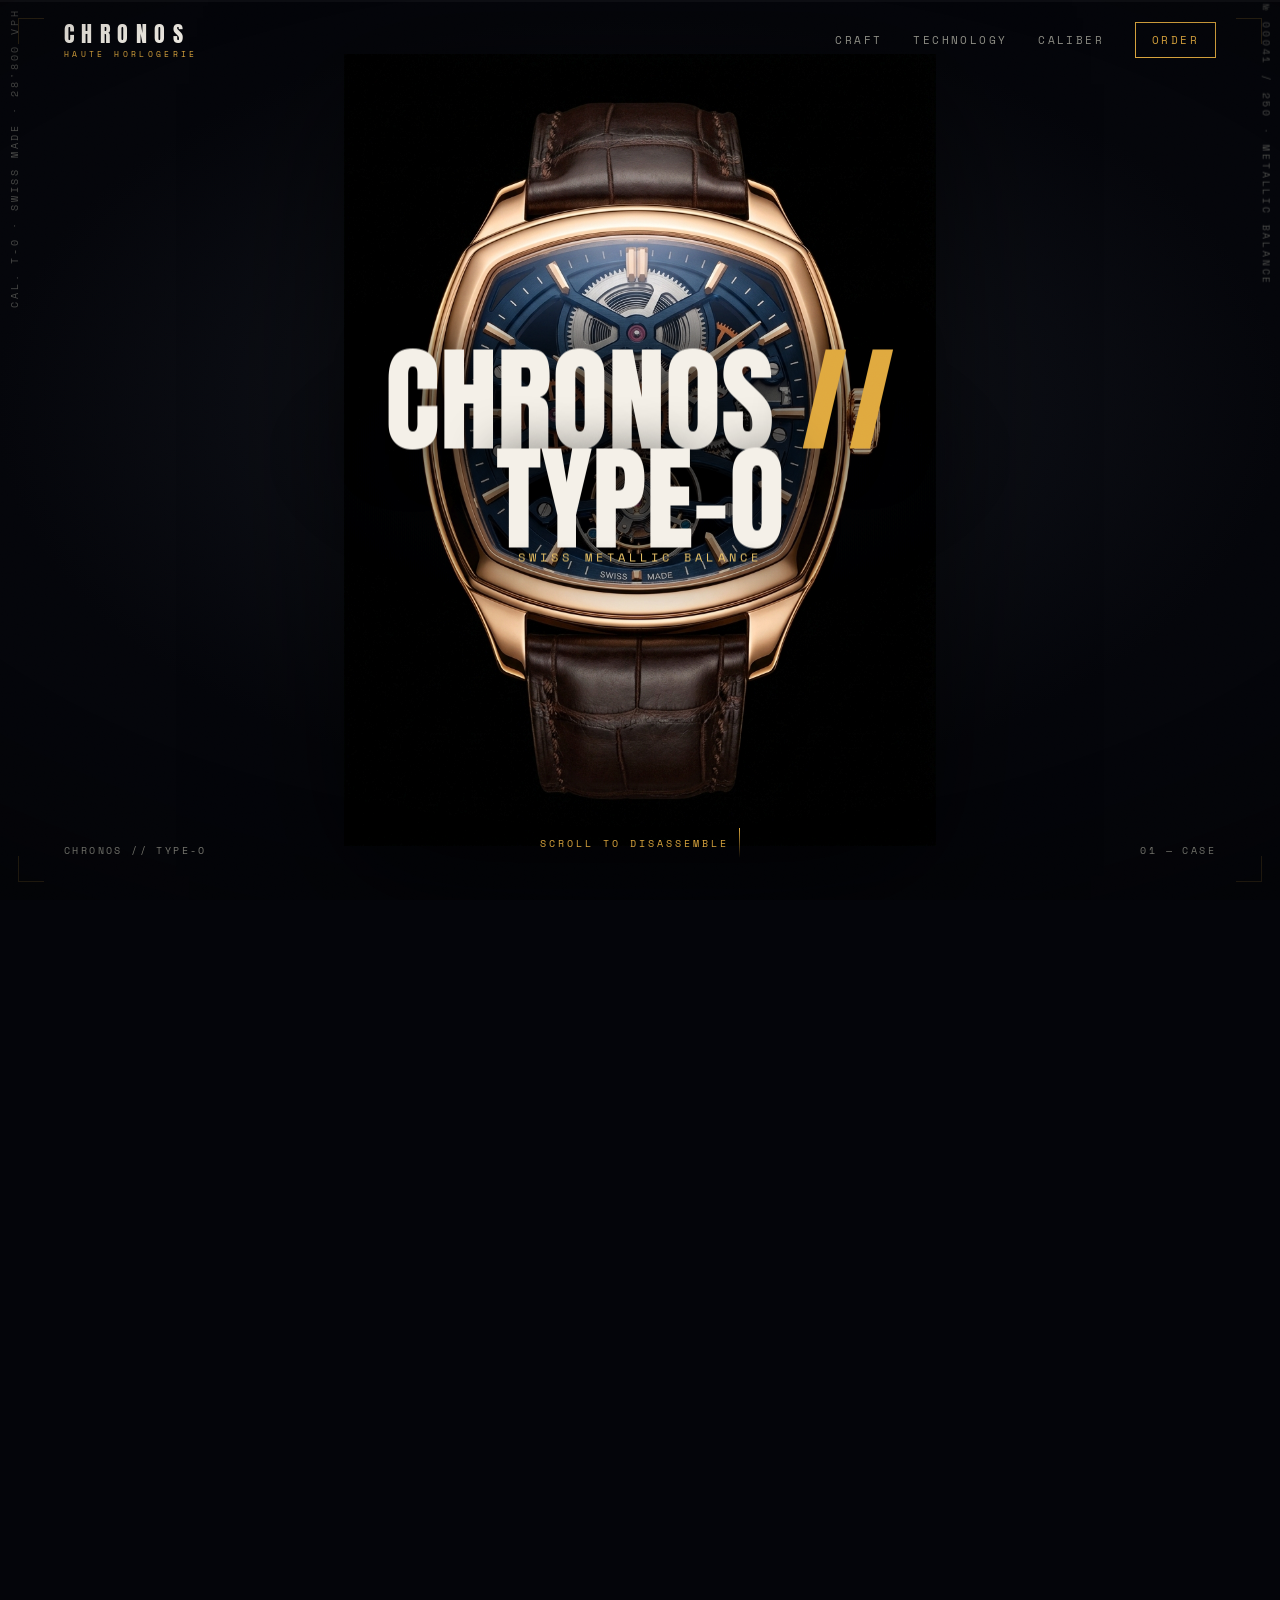
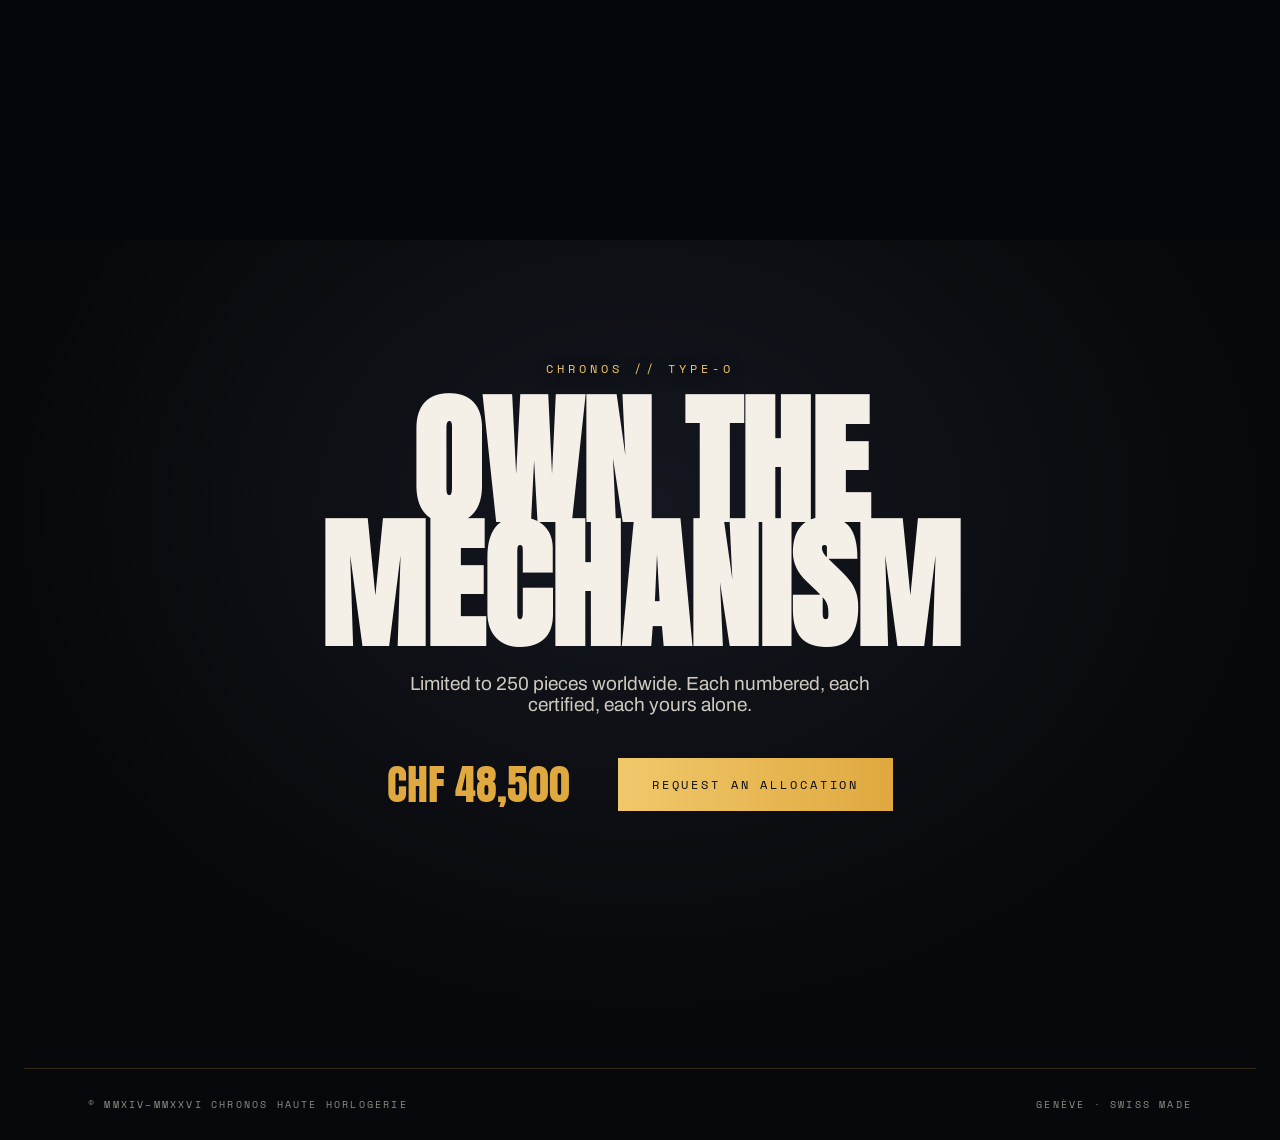
<file: chronos/index.html>
<!DOCTYPE html>
<html lang="en">
<head>
<meta charset="UTF-8" />
<meta name="viewport" content="width=device-width, initial-scale=1.0" />
<title>CHRONOS // TYPE-O — Swiss Metallic Balance</title>
<meta name="description" content="CHRONOS TYPE-O. A rose-gold skeleton tourbillon engineered around a 4HZ metallic balance. Swiss precision." />
<link rel="preconnect" href="https://fonts.googleapis.com" />
<link rel="preconnect" href="https://fonts.gstatic.com" crossorigin />
<link href="https://fonts.googleapis.com/css2?family=Anton&family=Archivo:wght@400;600;800&family=Space+Mono:wght@400;700&display=swap" rel="stylesheet" />
<link rel="stylesheet" href="css/style.css" />
</head>
<body>

<div class="grain" aria-hidden="true"></div>
<div class="vignette" aria-hidden="true"></div>
<div class="scroll-rail" aria-hidden="true"><span class="scroll-fill"></span></div>

<div class="hud" aria-hidden="true">
  <span class="hud-corner tl"></span><span class="hud-corner tr"></span>
  <span class="hud-corner bl"></span><span class="hud-corner br"></span>
  <span class="hud-vtext left">CAL. T-0 · SWISS MADE · 28'800 VPH</span>
  <span class="hud-vtext right">SERIAL № 00041 / 250 · METALLIC BALANCE</span>
</div>

<!-- NAV -->
<header class="nav" id="nav">
  <a class="brand" href="#top">
    <span class="brand-mark">CHRONOS</span>
    <span class="brand-sub">HAUTE HORLOGERIE</span>
  </a>
  <nav class="nav-links">
    <a href="#story">CRAFT</a>
    <a href="#story">TECHNOLOGY</a>
    <a href="#story">CALIBER</a>
    <a href="#order" class="nav-cta">ORDER</a>
  </nav>
  <button class="nav-burger" aria-label="Menu"><span></span><span></span></button>
</header>

<span id="top"></span>

<!-- ============================================================
     SCROLL-DRIVEN DISASSEMBLY  (pinned stage, scrubbed by scroll)
     ============================================================ -->
<section class="scrolly" id="story">
  <div class="stage">

    <!-- image layers: full watch -> movement/tourbillon -> balance -->
    <div class="layers" id="layers">
      <figure class="layer" data-layer="0"><img src="assets/watch-hero.jpeg"  alt="CHRONOS TYPE-O skeleton tourbillon" /></figure>
      <figure class="layer" data-layer="1"><img src="assets/watch-macro.jpeg" alt="TYPE-O skeleton movement and flying tourbillon" /></figure>
      <figure class="layer" data-layer="2"><img src="assets/watch-balance.jpeg" alt="Metallic balance wheel and hairspring" /></figure>
    </div>

    <!-- captions, each fades in/out over its scroll window -->
    <div class="caps" id="caps">
      <div class="cap cap--center" data-cap="0">
        <h1 class="big"><span>CHRONOS</span> <i>//</i> <span>TYPE-O</span></h1>
        <p class="kick">SWISS METALLIC BALANCE</p>
      </div>

      <div class="cap cap--left" data-cap="1">
        <span class="kick">SPECIFICATIONS // 4HZ MOVEMENT</span>
        <div class="stat"><span class="stat-num">4</span><span class="stat-unit">HZ</span></div>
        <p class="lead">28,800 vibrations per hour. The high-frequency oscillator at the heart of the TYPE-O caliber.</p>
      </div>

      <div class="cap cap--right" data-cap="2">
        <span class="kick">SPECIFICATIONS // 02. ROTATION</span>
        <h2 class="big sm">PERPETUAL<br/>MOTION</h2>
        <p class="lead">The flying tourbillon turns once every sixty seconds, suspended on a single bridge — averaging out the pull of gravity.</p>
      </div>

      <div class="cap cap--center" data-cap="3">
        <span class="kick">03. CALIBER BALANCE</span>
        <h2 class="big glow">METALLIC<br/>BALANCE</h2>
        <p class="lead">A free-sprung balance, tuned by hand. The hairspring breathes in perfect concentric arcs — accurate to – 1 / + 2 sec a day.</p>
      </div>
    </div>

    <div class="scroll-hint" id="scrollHint">SCROLL TO DISASSEMBLE <em></em></div>
    <div class="stage-foot"><span>CHRONOS // TYPE-O</span><span id="stageStep">01 — CASE</span></div>
  </div>
</section>

<!-- ORDER -->
<section class="order" id="order">
  <div class="order-inner">
    <span class="kick">CHRONOS // TYPE-O</span>
    <h2 class="order-h">OWN THE<br/>MECHANISM</h2>
    <p class="order-sub">Limited to 250 pieces worldwide. Each numbered, each certified, each yours alone.</p>
    <div class="order-row">
      <span class="order-price">CHF 48,500</span>
      <a class="btn" href="#top">REQUEST AN ALLOCATION</a>
    </div>
  </div>
  <footer class="footer">
    <span>© MMXIV–MMXXVI CHRONOS HAUTE HORLOGERIE</span>
    <span>GENÈVE · SWISS MADE</span>
  </footer>
</section>

<script src="js/main.js"></script>
</body>
</html>
</file>
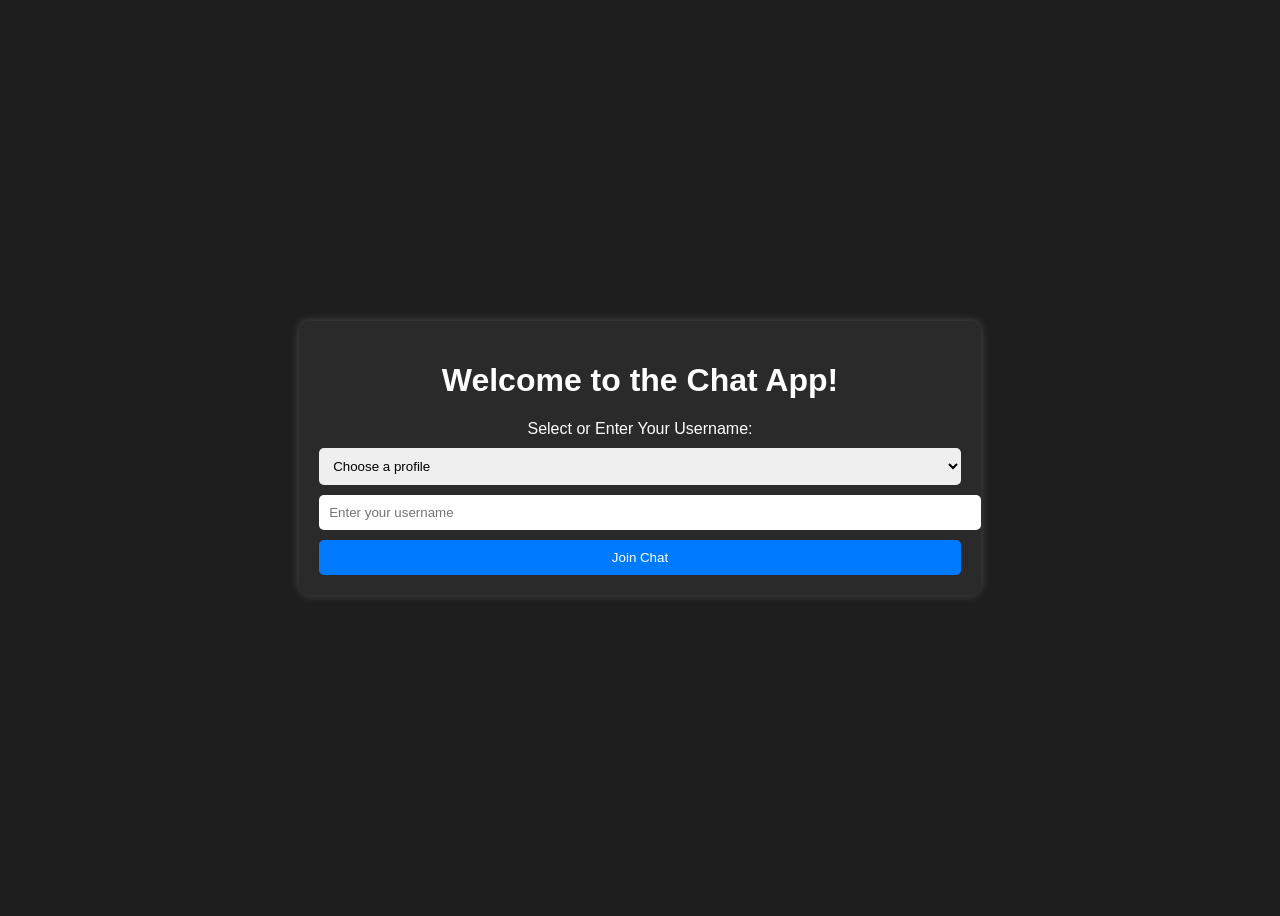
<file: ChatApp/templates/index.html>
<!DOCTYPE html>
<html>
<head>
    <title>Chat App - Enter Username</title>
    <style>
        body {
            font-family: Arial, sans-serif;
            background-color: #1e1e1e;
            color: white;
            display: flex;
            justify-content: center;
            align-items: center;
            height: 100vh;
        }
        .container {
            background: #2a2a2a;
            padding: 20px;
            border-radius: 10px;
            box-shadow: 0 0 10px rgba(255, 255, 255, 0.2);
            text-align: center;
        }
        select, input, button {
            margin-top: 10px;
            padding: 10px;
            width: 100%;
            border-radius: 5px;
            border: none;
        }
        button {
            background: #007BFF;
            color: white;
            cursor: pointer;
        }
        button:hover {
            background: #0056b3;
        }
    </style>
</head>
<body>
    <div class="container">
        <h1>Welcome to the Chat App!</h1>
        <form method="POST" action="/">
            <label for="username">Select or Enter Your Username:</label>
            <select id="saved-users" onchange="setUsername(this.value)">
                <option value="">Choose a profile</option>
            </select>
            <input type="text" id="username" name="username" placeholder="Enter your username" required>
            <button type="submit">Join Chat</button>
        </form>
    </div>

    <script>
        // Load saved usernames from local storage
        const savedUsers = JSON.parse(localStorage.getItem("savedUsers")) || [];
        const savedUsersDropdown = document.getElementById("saved-users");
        const usernameInput = document.getElementById("username");

        function setUsername(name) {
            usernameInput.value = name;
        }

        savedUsers.forEach(user => {
            const option = document.createElement("option");
            option.value = user;
            option.textContent = user;
            savedUsersDropdown.appendChild(option);
        });

        // Save username on form submit
        document.querySelector("form").addEventListener("submit", function(event) {
            const username = usernameInput.value.trim();
            if (username && !savedUsers.includes(username)) {
                savedUsers.push(username);
                localStorage.setItem("savedUsers", JSON.stringify(savedUsers));
            }
        });
    </script>
</body>
</html>
</file>
<file: chronos/css/style.css>
/* ============================================================
   CHRONOS // TYPE-O  —  scroll-driven disassembly
   ============================================================ */

:root{
  --bg:#07080b; --gold:#e0a93f; --gold-soft:#f0c86b; --amber:#ff7a2f; --teal:#3fd0c9;
  --ink:#f4f0e8; --muted:#8d8d84; --line:rgba(224,169,63,.18);
  --mono:"Space Mono",ui-monospace,monospace;
  --disp:"Anton","Archivo",system-ui,sans-serif;
  --body:"Archivo",system-ui,sans-serif;
}
*{ margin:0; padding:0; box-sizing:border-box; }
html{ scroll-behavior:smooth; }
body{ background:var(--bg); color:var(--ink); font-family:var(--body); overflow-x:hidden; -webkit-font-smoothing:antialiased; }
a{ color:inherit; text-decoration:none; }
img{ display:block; }

/* overlays */
.grain{ position:fixed; inset:0; z-index:90; pointer-events:none; opacity:.05; mix-blend-mode:overlay;
  background-image:url("data:image/svg+xml,%3Csvg xmlns='http://www.w3.org/2000/svg' width='120' height='120'%3E%3Cfilter id='n'%3E%3CfeTurbulence type='fractalNoise' baseFrequency='.9' numOctaves='2'/%3E%3C/filter%3E%3Crect width='100%25' height='100%25' filter='url(%23n)'/%3E%3C/svg%3E"); }
.vignette{ position:fixed; inset:0; z-index:89; pointer-events:none;
  background:radial-gradient(120% 90% at 50% 45%, transparent 52%, rgba(0,0,0,.78) 100%); }

.scroll-rail{ position:fixed; top:0; left:0; right:0; height:2px; z-index:100; background:rgba(255,255,255,.04); }
.scroll-fill{ display:block; height:100%; width:0%; background:linear-gradient(90deg,var(--amber),var(--gold)); box-shadow:0 0 12px var(--gold); }

.hud{ position:fixed; inset:0; z-index:80; pointer-events:none; }
.hud-corner{ position:absolute; width:26px; height:26px; border:1px solid var(--line); }
.hud-corner.tl{ top:18px; left:18px; border-right:0; border-bottom:0; }
.hud-corner.tr{ top:18px; right:18px; border-left:0; border-bottom:0; }
.hud-corner.bl{ bottom:18px; left:18px; border-right:0; border-top:0; }
.hud-corner.br{ bottom:18px; right:18px; border-left:0; border-top:0; }
.hud-vtext{ position:absolute; top:50%; font-family:var(--mono); font-size:10px; letter-spacing:.28em; color:var(--muted); white-space:nowrap; opacity:.5; }
.hud-vtext.left{ left:14px; transform:rotate(-90deg) translateX(50%); transform-origin:left center; }
.hud-vtext.right{ right:14px; transform:rotate(90deg) translateX(-50%); transform-origin:right center; }

/* NAV */
.nav{ position:fixed; top:0; left:0; right:0; z-index:70; display:flex; align-items:center; justify-content:space-between;
  padding:22px clamp(28px,5vw,72px); transition:background .4s,padding .4s,backdrop-filter .4s; }
.nav.scrolled{ background:rgba(7,8,11,.72); backdrop-filter:blur(14px); padding-top:14px; padding-bottom:14px; border-bottom:1px solid var(--line); }
.brand{ display:flex; flex-direction:column; line-height:1; }
.brand-mark{ font-family:var(--disp); font-size:22px; letter-spacing:.34em; }
.brand-sub{ font-family:var(--mono); font-size:8px; letter-spacing:.42em; color:var(--gold); margin-top:5px; }
.nav-links{ display:flex; gap:clamp(18px,2.4vw,40px); align-items:center; }
.nav-links a{ font-family:var(--mono); font-size:11px; letter-spacing:.22em; color:var(--muted); transition:color .25s; }
.nav-links a:hover{ color:var(--ink); }
.nav-cta{ border:1px solid var(--gold); color:var(--gold)!important; padding:9px 16px; transition:background .25s,color .25s!important; }
.nav-cta:hover{ background:var(--gold); color:var(--bg)!important; }
.nav-burger{ display:none; }

/* ============================================================
   SCROLLY  — tall section, sticky stage scrubbed by scroll
   ============================================================ */
.scrolly{ position:relative; height:560vh; background:#04050a; }
.stage{ position:sticky; top:0; height:100vh; overflow:hidden;
  background:radial-gradient(70% 60% at 50% 45%, #14171f 0%, #04050a 72%); }

/* image layers */
.layers{ position:absolute; inset:0; }
.layer{ position:absolute; inset:0; opacity:0; will-change:opacity,transform; }
.layer img{ width:100%; height:100%; object-fit:cover; object-position:center; }
.layer[data-layer="0"] img{ object-fit:contain; padding:6vh 0; filter:drop-shadow(0 30px 70px rgba(0,0,0,.7)); }

/* captions */
.caps{ position:absolute; inset:0; z-index:3; pointer-events:none; }
.cap{ position:absolute; opacity:0; will-change:opacity,transform; max-width:min(560px,86vw); isolation:isolate; }
.cap::before{ content:""; position:absolute; z-index:-1; inset:-50px -90px; }
.cap--center{ left:50%; top:50%; transform:translate(-50%,-50%); text-align:center; }
.cap--center::before{ background:radial-gradient(70% 70% at 50% 50%, rgba(4,5,10,.7), transparent 72%); }
.cap--left{ left:clamp(28px,7vw,110px); top:50%; transform:translateY(-50%); }
.cap--left::before{ inset:-50px -120px -50px -260px; background:radial-gradient(95% 80% at 12% 50%, rgba(4,5,10,.85), transparent 72%); }
.cap--right{ right:clamp(28px,7vw,110px); top:50%; transform:translateY(-50%); text-align:right; }
.cap--right::before{ inset:-50px -260px -50px -120px; background:radial-gradient(95% 80% at 88% 50%, rgba(4,5,10,.85), transparent 72%); }

.kick{ display:block; font-family:var(--mono); font-size:clamp(10px,1.1vw,12px); letter-spacing:.34em; color:var(--gold-soft); text-transform:uppercase; text-shadow:0 2px 14px rgba(0,0,0,.9); }
.lead{ font-size:clamp(14px,1.3vw,18px); line-height:1.7; color:#e8e3d8; margin-top:18px; text-shadow:0 2px 16px rgba(0,0,0,.95); }
.big{ font-family:var(--disp); font-weight:400; line-height:.86; text-transform:uppercase;
  font-size:clamp(2.8rem,9vw,8rem); text-shadow:0 6px 50px rgba(0,0,0,.8); margin-top:10px; }
.big i{ color:var(--gold); font-style:normal; }
.big.sm{ font-size:clamp(2.4rem,6.5vw,5.5rem); }
.big.glow{ text-shadow:0 0 50px rgba(224,169,63,.5); }
.cap--center .kick{ margin-bottom:6px; }

.stat{ display:flex; align-items:flex-start; gap:8px; margin:6px 0 4px; }
.stat-num{ font-family:var(--disp); font-size:clamp(6rem,18vw,15rem); line-height:.78;
  background:linear-gradient(180deg,var(--gold-soft),var(--amber)); -webkit-background-clip:text; background-clip:text; color:transparent;
  text-shadow:0 0 70px rgba(255,122,47,.3); }
.stat-unit{ font-family:var(--disp); font-size:clamp(1.8rem,4vw,3.2rem); color:var(--gold); margin-top:.4em; }

/* stage chrome */
.scroll-hint{ position:absolute; bottom:42px; left:50%; transform:translateX(-50%); z-index:4;
  display:flex; align-items:center; gap:10px; font-family:var(--mono); font-size:10px; letter-spacing:.3em; color:var(--gold); }
.scroll-hint em{ width:1px; height:30px; background:linear-gradient(var(--gold),transparent); display:inline-block; animation:drop 1.8s ease-in-out infinite; }
@keyframes drop{ 0%{ transform:scaleY(.2); transform-origin:top; opacity:.3;} 50%{ transform:scaleY(1); opacity:1;} 100%{ transform:scaleY(.2); transform-origin:bottom; opacity:.3;} }
.stage-foot{ position:absolute; bottom:42px; left:0; right:0; z-index:4; display:flex; justify-content:space-between;
  padding:0 clamp(28px,5vw,72px); font-family:var(--mono); font-size:10px; letter-spacing:.24em; color:var(--muted); }

/* ============================================================
   ORDER + FOOTER
   ============================================================ */
.order{ position:relative; min-height:100vh; display:flex; flex-direction:column; align-items:center; justify-content:center;
  background:radial-gradient(70% 80% at 50% 30%, #14171f, var(--bg) 70%); text-align:center; padding:120px 24px 0; }
.order-inner{ display:flex; flex-direction:column; align-items:center; gap:24px; }
.order-h{ font-family:var(--disp); font-size:clamp(3rem,11vw,9rem); line-height:.88; text-transform:uppercase; }
.order-sub{ font-size:clamp(15px,1.5vw,19px); color:#cfcabf; max-width:42ch; }
.order-row{ display:flex; align-items:center; gap:clamp(20px,4vw,48px); flex-wrap:wrap; justify-content:center; margin-top:14px; }
.order-price{ font-family:var(--disp); font-size:clamp(1.6rem,4vw,2.6rem); color:var(--gold); }
.btn{ font-family:var(--mono); font-size:12px; letter-spacing:.24em; color:var(--bg); background:linear-gradient(90deg,var(--gold-soft),var(--gold)); padding:18px 34px; transition:transform .25s,box-shadow .25s; }
.btn:hover{ transform:translateY(-2px); box-shadow:0 14px 40px rgba(224,169,63,.35); }
.footer{ margin-top:auto; width:100%; display:flex; justify-content:space-between; padding:28px clamp(28px,5vw,72px); font-family:var(--mono); font-size:10px; letter-spacing:.22em; color:var(--muted); border-top:1px solid var(--line); }

/* ============================================================
   RESPONSIVE / MOTION
   ============================================================ */
@media (max-width:760px){
  .cap--left,.cap--right{ left:50%; right:auto; top:50%; transform:translate(-50%,-50%); text-align:center; max-width:86vw; }
  .nav-links{ display:none; }
  .nav-burger{ display:flex; flex-direction:column; gap:6px; background:none; border:0; cursor:pointer; }
  .nav-burger span{ width:26px; height:2px; background:var(--ink); }
  .hud-vtext{ display:none; }
  .footer{ flex-direction:column; gap:8px; text-align:center; }
  .layer[data-layer="0"] img{ object-fit:contain; }
}

@media (prefers-reduced-motion:reduce){
  .scroll-hint em{ animation:none; }
}
</file>
